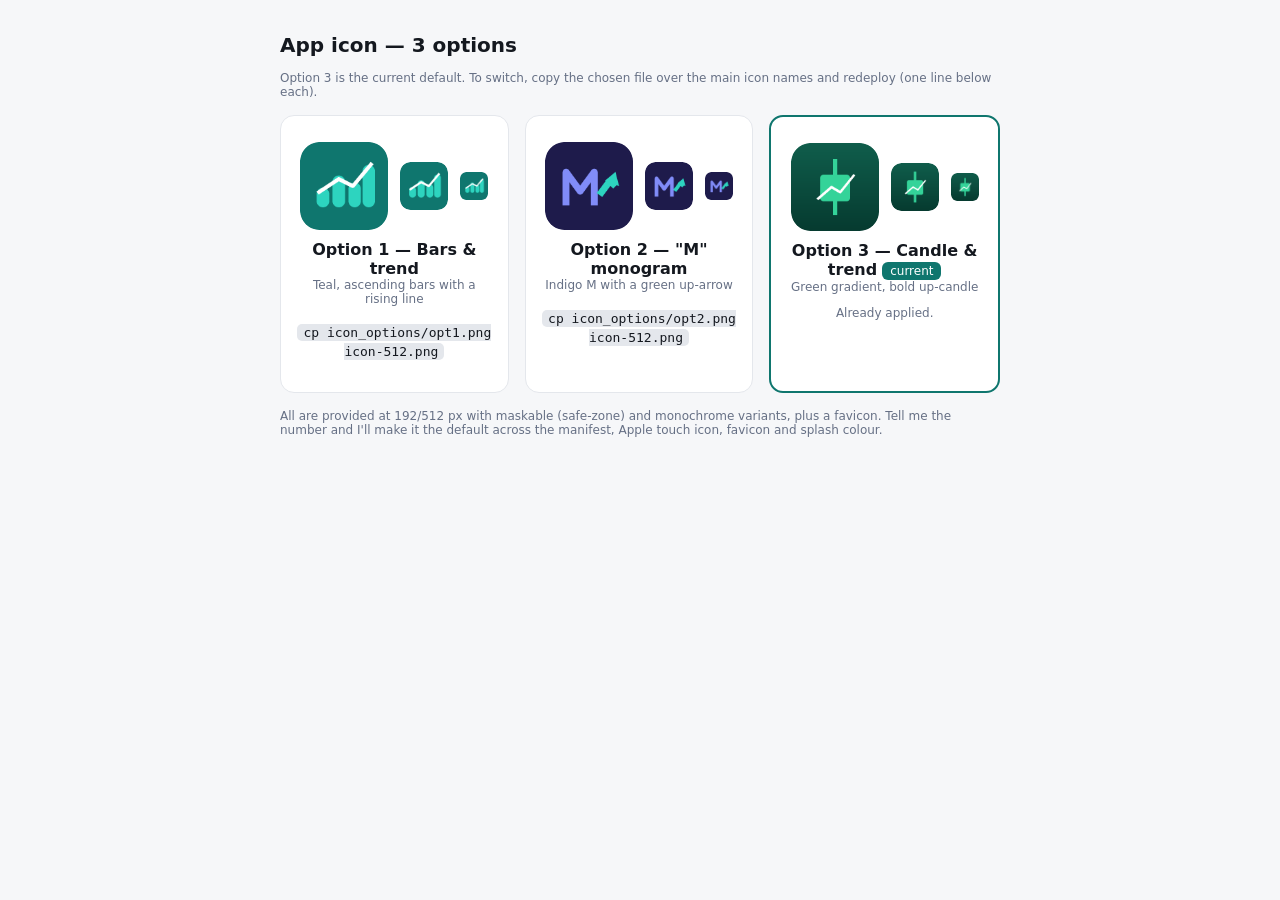
<file: site/choose-icon.html>
<!doctype html>
<html lang="en"><head><meta charset="utf-8"><meta name="viewport" content="width=device-width,initial-scale=1">
<title>Choose app icon</title><style>
:root{--bg:#f6f7f9;--card:#fff;--ink:#14181f;--muted:#667085;--line:#e4e7ec;--accent:#0f766e}
@media(prefers-color-scheme:dark){:root{--bg:#0e1116;--card:#171b22;--ink:#e8ecf1;--muted:#98a2b3;--line:#262c36;--accent:#2dd4bf}}
body{margin:0;background:var(--bg);color:var(--ink);font:16px system-ui,Segoe UI,Roboto,sans-serif;padding:20px;max-width:720px;margin:auto}
h1{font-size:20px}.row{display:flex;gap:16px;flex-wrap:wrap;margin:16px 0}
.opt{background:var(--card);border:1px solid var(--line);border-radius:14px;padding:16px;text-align:center;flex:1;min-width:180px}
.opt.cur{border-color:var(--accent);border-width:2px}
.sizes{display:flex;gap:12px;align-items:center;justify-content:center;margin:10px 0}
.sizes img{border-radius:22%}
.tag{font-size:12px;color:var(--muted)}.badge{display:inline-block;background:var(--accent);color:#fff;border-radius:6px;padding:2px 8px;font-size:12px}
code{background:var(--line);padding:1px 6px;border-radius:5px;font-size:13px}
</style></head><body>
<h1>App icon — 3 options</h1>
<p class="tag">Option 3 is the current default. To switch, copy the chosen file over the main icon names and redeploy (one line below each).</p>
<div class="row">
  <div class="opt"><div class="sizes"><img src="icon_options/opt1.png" width="88" height="88"><img src="icon_options/opt1.png" width="48" height="48"><img src="icon_options/opt1.png" width="28" height="28"></div>
    <b>Option 1 — Bars &amp; trend</b><div class="tag">Teal, ascending bars with a rising line</div>
    <p><code>cp icon_options/opt1.png icon-512.png</code></p></div>
  <div class="opt"><div class="sizes"><img src="icon_options/opt2.png" width="88" height="88"><img src="icon_options/opt2.png" width="48" height="48"><img src="icon_options/opt2.png" width="28" height="28"></div>
    <b>Option 2 — "M" monogram</b><div class="tag">Indigo M with a green up-arrow</div>
    <p><code>cp icon_options/opt2.png icon-512.png</code></p></div>
  <div class="opt cur"><div class="sizes"><img src="icon-512.png" width="88" height="88"><img src="icon-512.png" width="48" height="48"><img src="icon-512.png" width="28" height="28"></div>
    <b>Option 3 — Candle &amp; trend</b> <span class="badge">current</span><div class="tag">Green gradient, bold up-candle</div>
    <p class="tag">Already applied.</p></div>
</div>
<p class="tag">All are provided at 192/512 px with maskable (safe-zone) and monochrome variants, plus a favicon. Tell me the number and I'll make it the default across the manifest, Apple touch icon, favicon and splash colour.</p>
</body></html>
</file>
